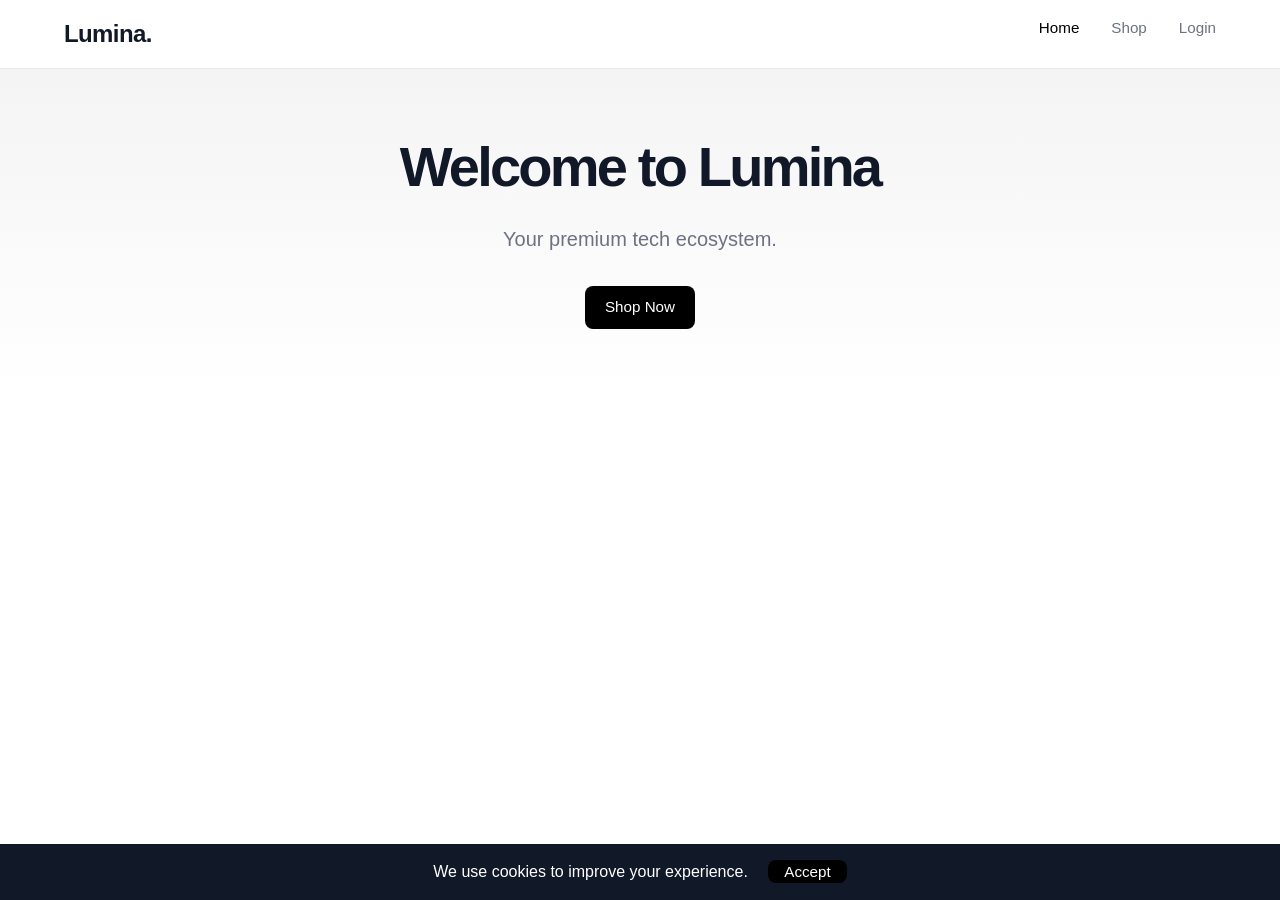
<file: src/resources/index.html>
<!DOCTYPE html>
<html lang="en">
<head>
    <meta charset="UTF-8">
    <meta name="viewport" content="width=device-width, initial-scale=1.0">
    <title>Lumina Store | Premium Tech & Gadgets</title>
    <link rel="stylesheet" href="css/style.css">
</head>
<body>
    <nav class="navbar">
        <div class="container" style="display:flex; justify-content:space-between; width:100%;">
            <div class="nav-brand"><a href="index.html">Lumina.</a></div>
            <ul class="nav-links">
                <li><a href="index.html" class="active" id="Home">Home</a></li>
                <li><a href="shop.html" id="shopPageTitle" >Shop</a></li>
                <li><a href="login.html" id="auth-link">Login</a></li>
            </ul>
        </div>
    </nav>
    <section class="hero text-center" style="padding: 4rem 1.5rem;">
        <h1>Welcome to Lumina</h1>
        <p>Your premium tech ecosystem.</p>
        <a href="shop.html" class="btn btn-primary" id="shopNowBtn">Shop Now</a>
    </section>
    <!-- Cookie Banner for Cookie Tests -->
    <div id="cookie-banner" style="position:fixed; bottom:0; width:100%; background:#111827; color:#fff; padding:1rem; text-align:center; display:none; z-index:9999;">
        We use cookies to improve your experience. 
        <button id="accept-cookies" class="btn btn-primary" style="margin-left:1rem; padding:0.2rem 1rem;">Accept</button>
    </div>
    <script src="js/app.js"></script>
    <script>
        document.addEventListener('DOMContentLoaded', () => {
            if(!document.cookie.includes('lumina_consent=true')){
                document.getElementById('cookie-banner').style.display = 'block';
            }
            document.getElementById('accept-cookies').addEventListener('click', () => {
                document.cookie = "lumina_consent=true; max-age=86400; path=/";
                document.getElementById('cookie-banner').style.display = 'none';
            });
        });
    </script>
</body>
</html>
</file>
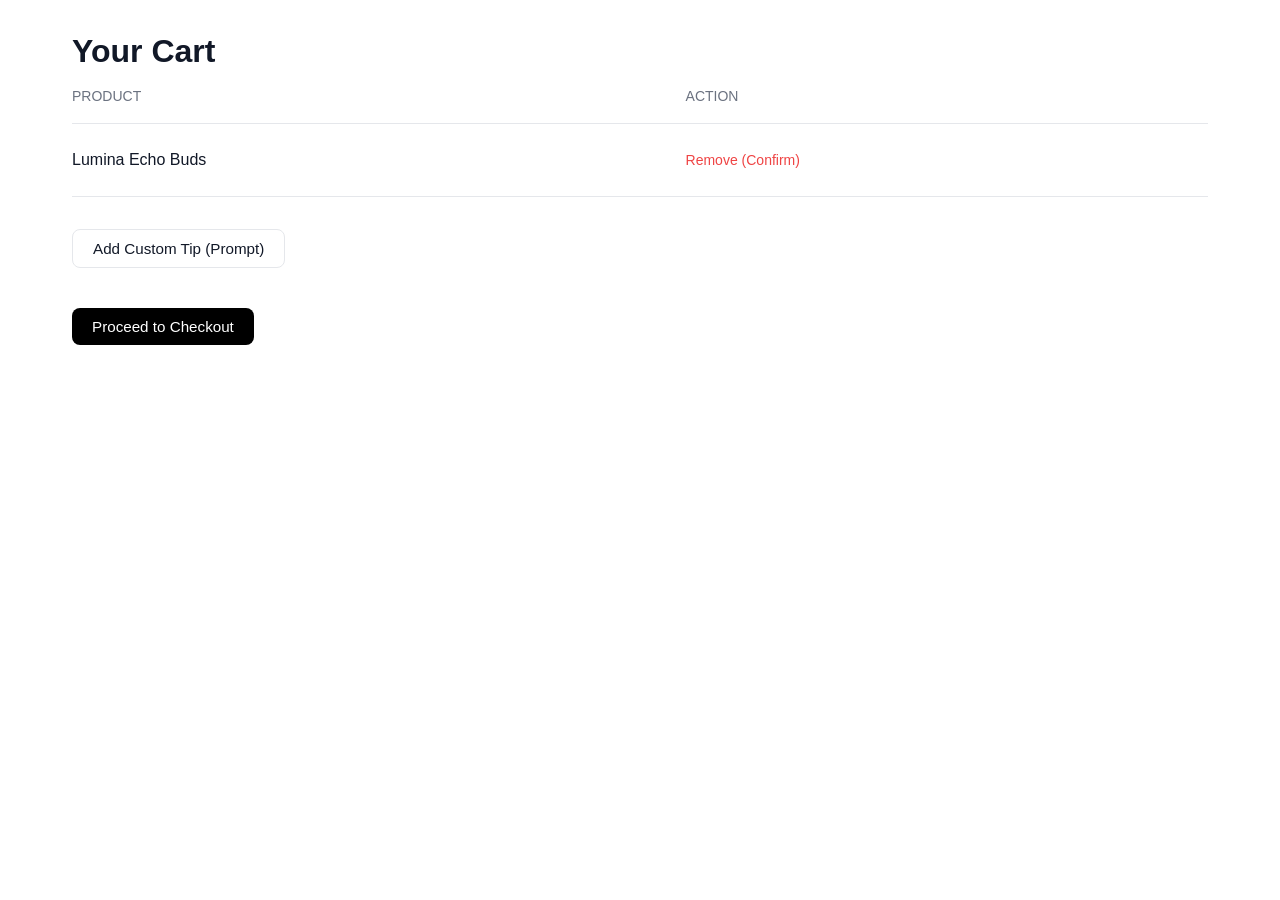
<file: src/resources/cart.html>
<!DOCTYPE html>
<html lang="en">
<head>
    <meta charset="UTF-8">
    <meta name="viewport" content="width=device-width, initial-scale=1.0">
    <title>Cart | Lumina Store</title>
    <link rel="stylesheet" href="css/style.css">
</head>
<body>
    <div class="container" style="padding: 2rem;">
        <h1>Your Cart</h1>
        <table class="cart-table" id="cart-table">
            <thead><tr><th>Product</th><th>Action</th></tr></thead>
            <tbody id="cart-tbody"></tbody>
        </table>
        
        <div style="margin-top: 2rem;">
            <!-- Actions: Alerts -->
            <button id="add-tip-btn" class="btn btn-outline">Add Custom Tip (Prompt)</button>
            <p id="tip-amount" style="margin-top:1rem; font-weight:bold;"></p>
            <br>
            <button id="checkout-btn" class="btn btn-primary" onclick="window.location.href='checkout.html'">Proceed to Checkout</button>
        </div>
    </div>

    <script>
        const cartItems = [{id:101, name: 'Lumina Echo Buds'}]; // Mock cart
        
        function renderBasicCart() {
            const tbody = document.getElementById('cart-tbody');
            tbody.innerHTML = '';
            cartItems.forEach(item => {
                const tr = document.createElement('tr');
                tr.innerHTML = `
                    <td>${item.name}</td>
                    <td><button class="remove-btn" onclick="removeWithConfirm(${item.id})">Remove (Confirm)</button></td>
                `;
                tbody.appendChild(tr);
            });
        }

        function removeWithConfirm(id) {
            if(confirm("Are you sure you want to remove this item?")) {
                alert("Item removed successfully!"); // Native alert
                document.getElementById('cart-tbody').innerHTML = '<tr><td colspan="2">Cart is empty</td></tr>';
            }
        }

        document.getElementById('add-tip-btn').addEventListener('click', () => {
            let tip = prompt("Enter tip amount:");
            if(tip !== null) {
                document.getElementById('tip-amount').textContent = "Tip Added: $" + tip;
            }
        });

        renderBasicCart();
    </script>
</body>
</html>
</file>
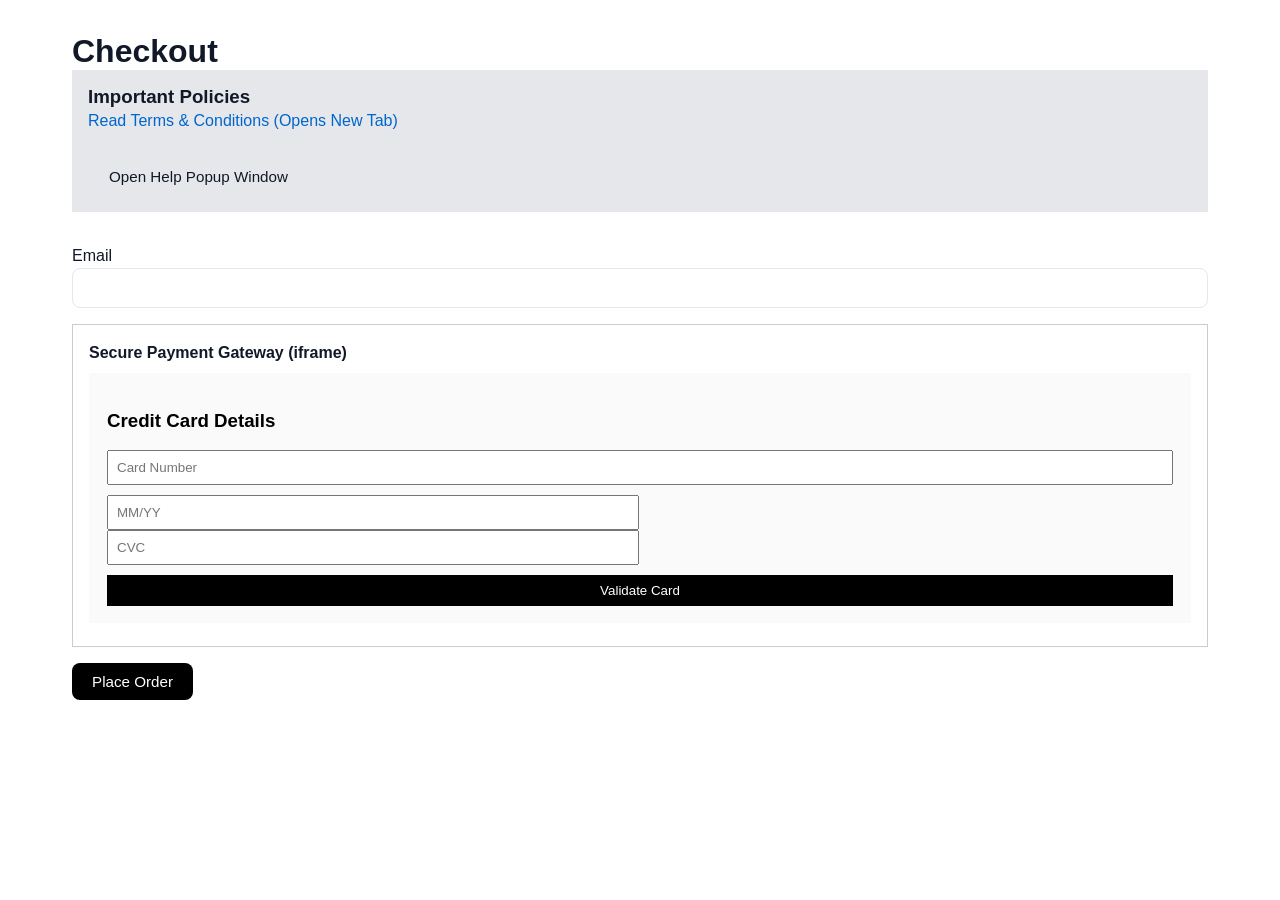
<file: src/resources/checkout.html>
<!DOCTYPE html>
<html lang="en">
<head>
    <meta charset="UTF-8">
    <meta name="viewport" content="width=device-width, initial-scale=1.0">
    <title>Checkout | Lumina Store</title>
    <link rel="stylesheet" href="css/style.css">
</head>
<body>
<div class="container" style="padding:2rem;">
    <h1>Checkout</h1>

    <div style="background:#e5e7eb; padding:1rem; margin-bottom:2rem;">
        <h3>Important Policies</h3>
        <a href="terms.html" id="terms-link" target="_blank" style="color:#0066cc;">
            Read Terms & Conditions (Opens New Tab)
        </a>
        <br><br>
        <button id="help-popup-btn" class="btn btn-outline" type="button"
                onclick="window.open('terms.html', 'Help', 'width=500,height=400')">
            Open Help Popup Window
        </button>
    </div>

    <form id="checkout-form">
        <div class="form-group">
            <label for="email">Email</label>
            <input type="email" id="email" class="form-input" required>
        </div>

        <div style="border: 1px solid #ccc; padding: 1rem; margin: 1rem 0;">
            <label style="font-weight:bold; display:block; margin-bottom:0.5rem;">
                Secure Payment Gateway (iframe)
            </label>
            <iframe src="payment.html" id="payment-iframe" width="100%" height="250" style="border:none;"></iframe>
        </div>

        <button type="submit" id="place-order-btn" class="btn btn-primary">Place Order</button>
    </form>

    <p id="order-confirmation" style="color:green; font-weight:bold; margin-top:20px;"></p>
</div>

<script>
    document.getElementById("checkout-form").addEventListener("submit", function (event) {
        event.preventDefault();

        const email = document.getElementById("email").value.trim();
        const iframe = document.getElementById("payment-iframe");
        const iframeDoc = iframe.contentWindow.document;

        const paymentStatus = iframeDoc.getElementById("payment-status").textContent.trim();
        const confirmation = document.getElementById("order-confirmation");

        if (email === "") {
            confirmation.style.color = "red";
            confirmation.textContent = "Please enter your email.";
            return;
        }

        if (paymentStatus === "Card Validated!") {
            window.location.href = "success.html";
        } else {
            confirmation.style.color = "red";
            confirmation.textContent = "Please validate card details before placing the order.";
        }
    });
</script>
</body>
</html>
</file>
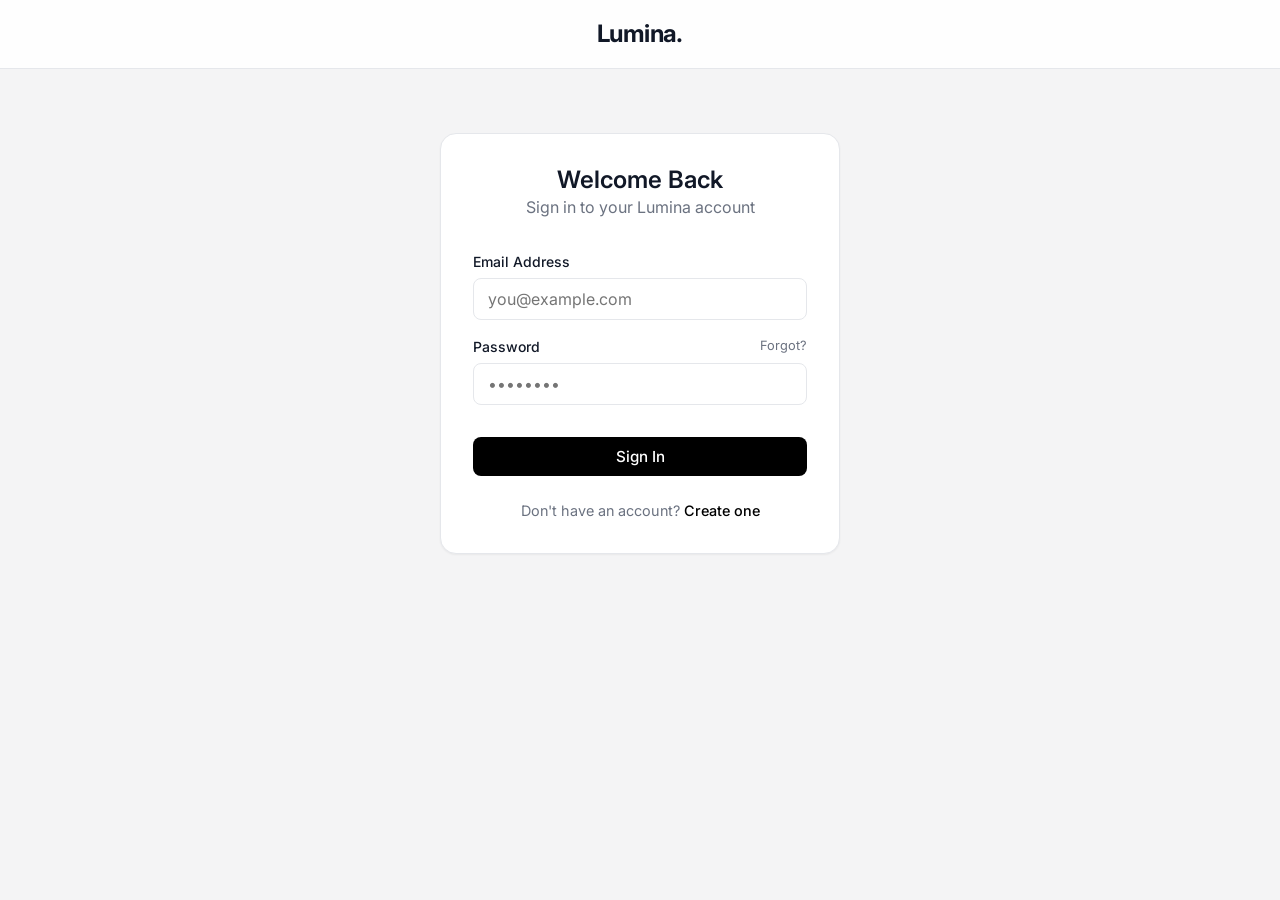
<file: src/resources/login.html>
<!DOCTYPE html>
<html lang="en">
<head>
    <meta charset="UTF-8">
    <meta name="viewport" content="width=device-width, initial-scale=1.0">
    <title>Login | Lumina Store</title>
    <link rel="stylesheet" href="css/style.css">
    <link href="https://fonts.googleapis.com/css2?family=Inter:wght@400;500;600;700&display=swap" rel="stylesheet">
</head>
<body style="background-color: var(--color-secondary);">
    <nav class="navbar">
        <div class="container" style="display:flex; justify-content:center; width:100%;">
            <div class="nav-brand"><a href="index.html">Lumina.</a></div>
        </div>
    </nav>

    <div class="auth-container">
        <div class="auth-header">
            <h2 id="login-title">Welcome Back</h2>
            <p class="text-muted">Sign in to your Lumina account</p>
        </div>

        <form id="login-form">
            <div class="form-group">
                <label class="form-label" for="email" >Email Address</label>
                <input type="email" id="email" class="form-input" placeholder="you@example.com" required>
            </div>
            
            <div class="form-group">
                <div style="display:flex;justify-content:space-between;">
                    <label class="form-label" for="password">Password</label>
                    <a href="#" style="font-size:0.8rem;color:var(--color-text-muted);">Forgot?</a>
                </div>
                <input type="password" id="password" class="form-input" placeholder="••••••••" required>
                <div id="login-error" class="form-error" style="display:none;"></div>
            </div>

            <button type="submit" class="btn btn-primary btn-block" id="login-btn" style="margin-top:1rem;">Sign In</button>
        </form>

        <div class="auth-footer">
            Don't have an account? <a href="#">Create one</a>
        </div>
    </div>

    <script src="js/app.js"></script>
    <script>
        if(localStorage.getItem('lumina_user')) {
            document.querySelector('.auth-container').innerHTML = `
                <div style="text-align:center;">
                    <h3>You are already logged in as ${localStorage.getItem('lumina_user')}.</h3>
                    <a href="index.html" class="btn btn-outline" style="margin-top:1rem;">Go Home</a>
                </div>
            `;
        }
    </script>
</body>
</html>
</file>
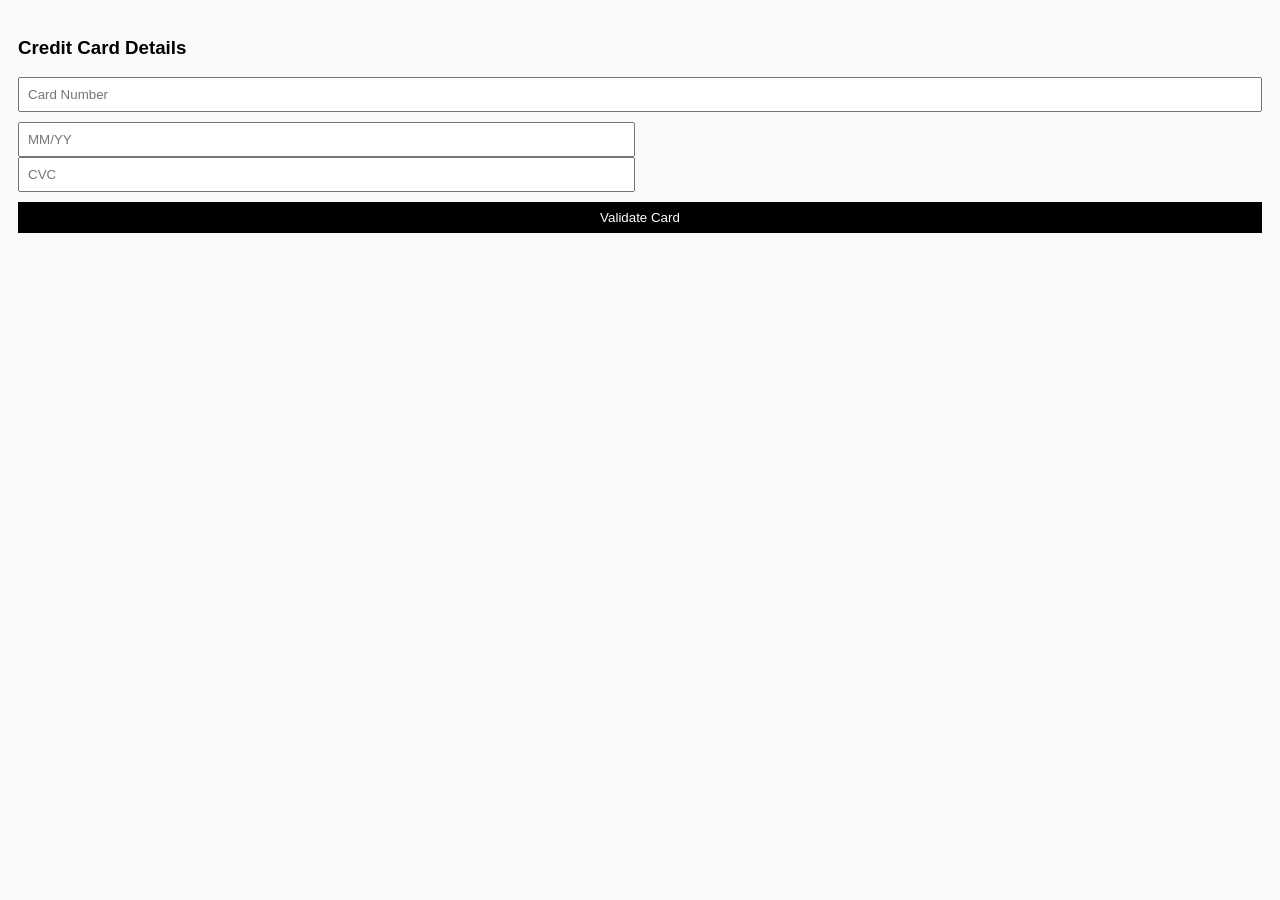
<file: src/resources/payment.html>
<!DOCTYPE html>
<html>
<body style="font-family: Arial; padding: 10px; background: #fafafa;">
<h3>Credit Card Details</h3>

<input type="text" id="cc-number" placeholder="Card Number"
       style="padding:8px; width:100%; box-sizing:border-box; margin-bottom:10px;">

<input type="text" id="cc-exp" placeholder="MM/YY"
       style="padding:8px; width:48%; margin-right:2%;">

<input type="text" id="cc-cvc" placeholder="CVC"
       style="padding:8px; width:48%;">

<button id="validate-btn"
        style="padding:8px; background:#000; color:#fff; width:100%; margin-top:10px; border:none;">
    Validate Card
</button>

<p id="payment-status" style="color:green; font-weight:bold;"></p>

<script>
    document.getElementById('validate-btn').addEventListener('click', function () {
        const cardNumber = document.getElementById('cc-number').value.trim();
        const expiry = document.getElementById('cc-exp').value.trim();
        const cvc = document.getElementById('cc-cvc').value.trim();
        const status = document.getElementById('payment-status');

        if (cardNumber !== "" && expiry !== "" && cvc !== "") {
            status.textContent = "Card Validated!";
        } else {
            status.textContent = "Please fill all card details";
            status.style.color = "red";
        }
    });
</script>
</body>
</html>
</file>
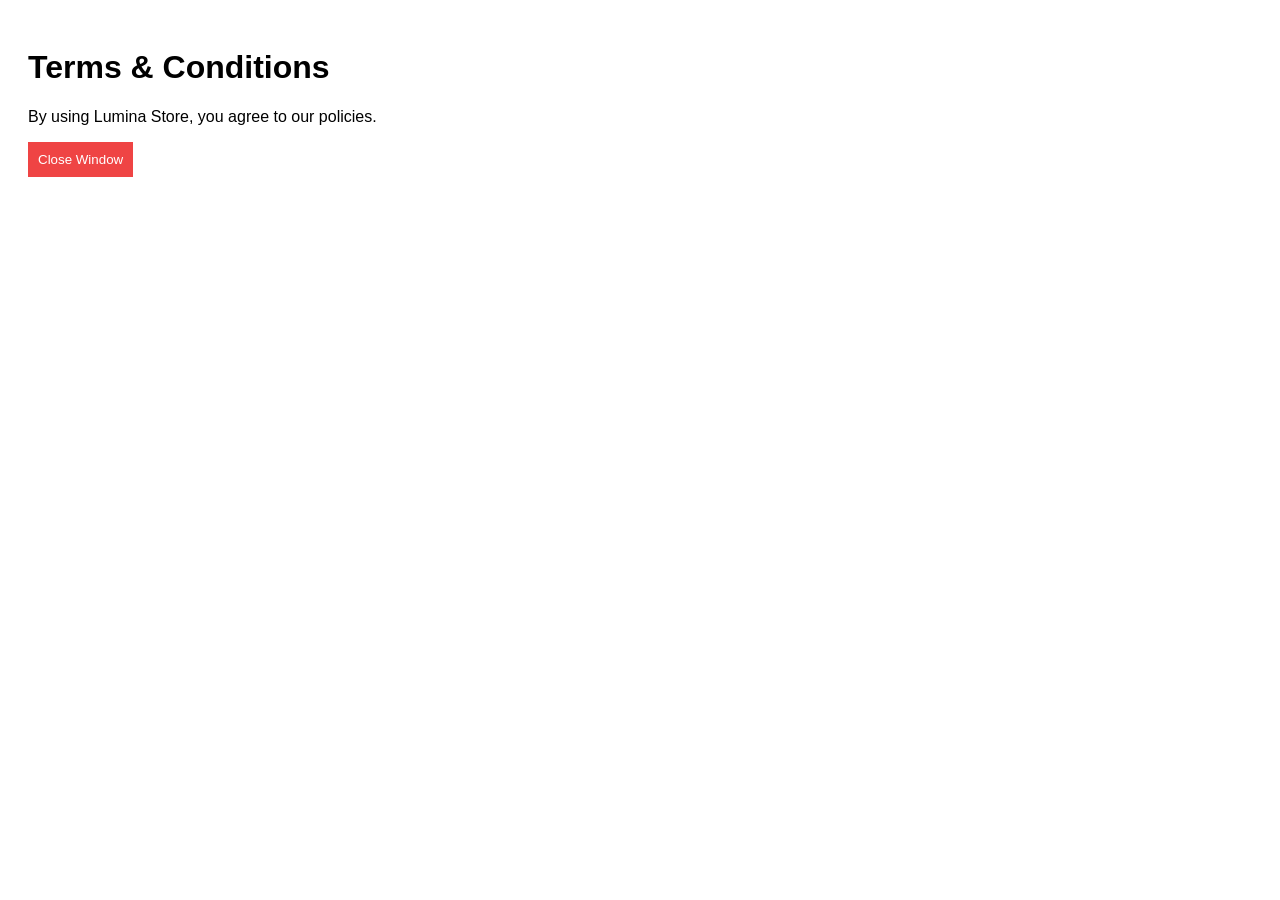
<file: src/resources/terms.html>
<!DOCTYPE html>
<html>
<body style="font-family: Arial; padding: 20px;">
    <h1 id="terms-title">Terms & Conditions</h1>
    <p>By using Lumina Store, you agree to our policies.</p>
    <button id="close-btn" onclick="window.close()" style="padding:10px; background:#ef4444; color:#fff; border:none; cursor:pointer;">Close Window</button>
</body>
</html>
</file>
<file: src/resources/css/style.css>
:root {
    --color-primary: #000000;
    --color-secondary: #f4f4f5;
    --color-accent: #0066cc;
    --color-background: #ffffff;
    --color-surface: #ffffff;
    --color-text-main: #111827;
    --color-text-muted: #6b7280;
    --color-border: #e5e7eb;
    --color-error: #ef4444;
    --color-success: #10b981;

    --font-sans: 'Inter', -apple-system, BlinkMacSystemFont, "Segoe UI", Roboto, Helvetica, Arial, sans-serif;
    
    --shadow-sm: 0 1px 2px 0 rgba(0, 0, 0, 0.05);
    --shadow-md: 0 4px 6px -1px rgba(0, 0, 0, 0.1), 0 2px 4px -1px rgba(0, 0, 0, 0.06);
    --shadow-lg: 0 10px 15px -3px rgba(0, 0, 0, 0.1), 0 4px 6px -2px rgba(0, 0, 0, 0.05);

    --radius-sm: 0.25rem;
    --radius-md: 0.5rem;
    --radius-lg: 1rem;
    --radius-full: 9999px;
    
    --transition: 0.2s cubic-bezier(0.4, 0, 0.2, 1);
}

* {
    box-sizing: border-box;
    margin: 0;
    padding: 0;
}

body {
    font-family: var(--font-sans);
    background-color: var(--color-background);
    color: var(--color-text-main);
    line-height: 1.5;
    -webkit-font-smoothing: antialiased;
}

a {
    color: inherit;
    text-decoration: none;
}

button {
    font-family: inherit;
    cursor: pointer;
    border: none;
    background: none;
}

input, select, textarea {
    font-family: inherit;
    font-size: 1rem;
}

/* Layout Utilities */
.container {
    max-width: 1200px;
    margin: 0 auto;
    padding: 0 1.5rem;
}

.grid {
    display: grid;
    gap: 1.5rem;
}

.grid-cols-2 { grid-template-columns: repeat(2, 1fr); }
.grid-cols-3 { grid-template-columns: repeat(3, 1fr); }
.grid-cols-4 { grid-template-columns: repeat(4, 1fr); }

@media (max-width: 1024px) {
    .grid-cols-4 { grid-template-columns: repeat(3, 1fr); }
}
@media (max-width: 768px) {
    .grid-cols-3, .grid-cols-4 { grid-template-columns: repeat(2, 1fr); }
    .grid-cols-2 { grid-template-columns: 1fr; }
}
@media (max-width: 480px) {
    .grid-cols-2, .grid-cols-3, .grid-cols-4 { grid-template-columns: 1fr; }
}

/* Typography */
h1, h2, h3, h4, h5, h6 {
    font-weight: 600;
    line-height: 1.2;
    color: var(--color-text-main);
}

.text-muted {
    color: var(--color-text-muted);
}

/* Navbar */
.navbar {
    display: flex;
    justify-content: space-between;
    align-items: center;
    padding: 1rem 0;
    border-bottom: 1px solid var(--color-border);
    background-color: rgba(255, 255, 255, 0.9);
    backdrop-filter: blur(8px);
    position: sticky;
    top: 0;
    z-index: 50;
}

.nav-brand {
    font-size: 1.5rem;
    font-weight: 700;
    letter-spacing: -0.025em;
}

.nav-links {
    display: flex;
    gap: 2rem;
    list-style: none;
}

.nav-links a {
    font-size: 0.95rem;
    font-weight: 500;
    color: var(--color-text-muted);
    transition: color var(--transition);
}

.nav-links a:hover, .nav-links a.active {
    color: var(--color-primary);
}

.nav-actions {
    display: flex;
    gap: 1rem;
    align-items: center;
}

.cart-icon {
    position: relative;
    font-size: 1.2rem;
}

.cart-badge {
    position: absolute;
    top: -8px;
    right: -8px;
    background-color: var(--color-accent);
    color: white;
    font-size: 0.7rem;
    font-weight: 700;
    height: 18px;
    min-width: 18px;
    border-radius: var(--radius-full);
    display: flex;
    align-items: center;
    justify-content: center;
    padding: 0 4px;
}

/* Buttons */
.btn {
    display: inline-flex;
    align-items: center;
    justify-content: center;
    padding: 0.625rem 1.25rem;
    font-size: 0.95rem;
    font-weight: 500;
    border-radius: var(--radius-md);
    transition: all var(--transition);
}

.btn-primary {
    background-color: var(--color-primary);
    color: white;
}

.btn-primary:hover {
    background-color: #374151;
}

.btn-outline {
    background-color: transparent;
    border: 1px solid var(--color-border);
    color: var(--color-text-main);
}

.btn-outline:hover {
    border-color: var(--color-text-main);
}

.btn-block {
    width: 100%;
}

.btn:disabled {
    opacity: 0.5;
    cursor: not-allowed;
}

/* Forms */
.form-group {
    margin-bottom: 1rem;
}

.form-label {
    display: block;
    font-size: 0.875rem;
    font-weight: 500;
    margin-bottom: 0.375rem;
    color: var(--color-text-main);
}

.form-input {
    width: 100%;
    padding: 0.625rem 0.875rem;
    border: 1px solid var(--color-border);
    border-radius: var(--radius-md);
    background-color: var(--color-surface);
    transition: border-color var(--transition), box-shadow var(--transition);
}

.form-input:focus {
    outline: none;
    border-color: var(--color-accent);
    box-shadow: 0 0 0 3px rgba(0, 102, 204, 0.1);
}

.form-error {
    color: var(--color-error);
    font-size: 0.8rem;
    margin-top: 0.25rem;
    display: none;
}

.form-input.is-invalid {
    border-color: var(--color-error);
}

.form-input.is-invalid + .form-error {
    display: block;
}

/* Cards / Products */
.product-card {
    background-color: var(--color-surface);
    border: 1px solid var(--color-border);
    border-radius: var(--radius-lg);
    overflow: hidden;
    transition: transform var(--transition), box-shadow var(--transition);
    display: flex;
    flex-direction: column;
}

.product-card:hover {
    transform: translateY(-4px);
    box-shadow: var(--shadow-lg);
}

.product-image-wrap {
    background-color: var(--color-secondary);
    height: 240px;
    display: flex;
    align-items: center;
    justify-content: center;
    overflow: hidden;
}

.product-image-wrap img {
    max-width: 80%;
    max-height: 80%;
    object-fit: contain;
    mix-blend-mode: multiply;
}

.product-info {
    padding: 1.25rem;
    display: flex;
    flex-direction: column;
    flex-grow: 1;
}

.product-category {
    font-size: 0.75rem;
    text-transform: uppercase;
    letter-spacing: 0.05em;
    color: var(--color-text-muted);
    margin-bottom: 0.25rem;
}

.product-title {
    font-size: 1.1rem;
    font-weight: 600;
    margin-bottom: 0.5rem;
}

.product-price {
    font-size: 1.25rem;
    font-weight: 700;
    margin-top: auto;
    margin-bottom: 1rem;
}

/* Shop Layout */
.shop-layout {
    display: grid;
    grid-template-columns: 240px 1fr;
    gap: 2rem;
    padding: 2rem 0;
}

@media (max-width: 768px) {
    .shop-layout {
        grid-template-columns: 1fr;
    }
}

.sidebar-title {
    font-size: 1rem;
    text-transform: uppercase;
    letter-spacing: 0.05em;
    color: var(--color-text-muted);
    margin-bottom: 1rem;
    padding-bottom: 0.5rem;
    border-bottom: 1px solid var(--color-border);
}

.filter-list {
    list-style: none;
    margin-bottom: 2rem;
}

.filter-list li {
    margin-bottom: 0.5rem;
}

.filter-label {
    display: flex;
    align-items: center;
    gap: 0.5rem;
    font-size: 0.95rem;
    cursor: pointer;
}

/* Toast */
.toast-container {
    position: fixed;
    bottom: 1.5rem;
    right: 1.5rem;
    z-index: 100;
    display: flex;
    flex-direction: column;
    gap: 0.75rem;
}

.toast {
    background-color: var(--color-text-main);
    color: white;
    padding: 0.875rem 1.25rem;
    border-radius: var(--radius-md);
    box-shadow: var(--shadow-lg);
    font-size: 0.9rem;
    display: flex;
    align-items: center;
    gap: 0.75rem;
    animation: slideIn 0.3s forwards;
    min-width: 280px;
}

.toast.success { border-left: 4px solid var(--color-success); }
.toast.error { border-left: 4px solid var(--color-error); }

@keyframes slideIn {
    from { transform: translateX(100%); opacity: 0; }
    to { transform: translateX(0); opacity: 1; }
}

@keyframes fadeOut {
    to { opacity: 0; }
}

/* Modal */
.modal-overlay {
    position: fixed;
    inset: 0;
    background-color: rgba(0, 0, 0, 0.4);
    backdrop-filter: blur(4px);
    display: flex;
    align-items: center;
    justify-content: center;
    z-index: 100;
    opacity: 0;
    visibility: hidden;
    transition: all var(--transition);
}

.modal-overlay.active {
    opacity: 1;
    visibility: visible;
}

.modal-content {
    background: var(--color-surface);
    width: 90%;
    max-width: 480px;
    border-radius: var(--radius-lg);
    box-shadow: var(--shadow-lg);
    padding: 2rem;
    transform: scale(0.95);
    transition: transform var(--transition);
}

.modal-overlay.active .modal-content {
    transform: scale(1);
}

.modal-header {
    display: flex;
    justify-content: space-between;
    align-items: center;
    margin-bottom: 1.5rem;
}

.modal-close {
    font-size: 1.5rem;
    color: var(--color-text-muted);
    line-height: 1;
}

.modal-close:hover {
    color: var(--color-text-main);
}

/* Authentication Layout */
.auth-container {
    max-width: 400px;
    margin: 4rem auto;
    padding: 2rem;
    background: var(--color-surface);
    border: 1px solid var(--color-border);
    border-radius: var(--radius-lg);
    box-shadow: var(--shadow-sm);
}

.auth-header {
    text-align: center;
    margin-bottom: 2rem;
}

.auth-footer {
    margin-top: 1.5rem;
    text-align: center;
    font-size: 0.9rem;
    color: var(--color-text-muted);
}

.auth-footer a {
    color: var(--color-primary);
    font-weight: 500;
}

.auth-footer a:hover {
    text-decoration: underline;
}

/* Checkout */
.checkout-layout {
    display: grid;
    grid-template-columns: 1.5fr 1fr;
    gap: 3rem;
    padding: 3rem 0;
}

@media (max-width: 768px) {
    .checkout-layout {
        grid-template-columns: 1fr;
    }
}

.checkout-section {
    margin-bottom: 2rem;
}

.checkout-section-title {
    font-size: 1.25rem;
    margin-bottom: 1.5rem;
    padding-bottom: 0.5rem;
    border-bottom: 1px solid var(--color-border);
}

.summary-card {
    background: var(--color-secondary);
    padding: 1.5rem;
    border-radius: var(--radius-lg);
}

.summary-item {
    display: flex;
    justify-content: space-between;
    margin-bottom: 1rem;
    font-size: 0.95rem;
}

.summary-total {
    display: flex;
    justify-content: space-between;
    margin-top: 1rem;
    padding-top: 1rem;
    border-top: 1px solid var(--color-border);
    font-size: 1.25rem;
    font-weight: 700;
}

/* Cart Table */
.cart-table {
    width: 100%;
    border-collapse: collapse;
    margin-bottom: 2rem;
}

.cart-table th {
    text-align: left;
    padding: 1rem 0;
    border-bottom: 1px solid var(--color-border);
    color: var(--color-text-muted);
    font-weight: 500;
    font-size: 0.875rem;
    text-transform: uppercase;
}

.cart-table td {
    padding: 1.5rem 0;
    border-bottom: 1px solid var(--color-border);
    vertical-align: middle;
}

.cart-product {
    display: flex;
    align-items: center;
    gap: 1rem;
}

.cart-img {
    width: 80px;
    height: 80px;
    background: var(--color-secondary);
    border-radius: var(--radius-md);
    display: flex;
    align-items: center;
    justify-content: center;
}

.cart-img img {
    max-width: 80%;
    max-height: 80%;
    mix-blend-mode: multiply;
}

.qty-controls {
    display: flex;
    align-items: center;
    gap: 0.75rem;
}

.qty-btn {
    width: 28px;
    height: 28px;
    border-radius: var(--radius-full);
    background: var(--color-secondary);
    display: flex;
    align-items: center;
    justify-content: center;
    transition: background var(--transition);
}

.qty-btn:hover {
    background: var(--color-border);
}

.remove-btn {
    color: var(--color-error);
    font-size: 0.875rem;
}

.remove-btn:hover {
    text-decoration: underline;
}

/* Hero Section */
.hero {
    padding: 5rem 0;
    text-align: center;
    background: linear-gradient(180deg, var(--color-secondary) 0%, var(--color-background) 100%);
}

.hero h1 {
    font-size: 3.5rem;
    letter-spacing: -0.05em;
    margin-bottom: 1.5rem;
}

.hero p {
    font-size: 1.25rem;
    color: var(--color-text-muted);
    max-width: 600px;
    margin: 0 auto 2rem;
}

/* Badges */
.badge {
    display: inline-block;
    padding: 0.125rem 0.5rem;
    font-size: 0.75rem;
    font-weight: 600;
    border-radius: var(--radius-full);
    text-transform: uppercase;
    letter-spacing: 0.05em;
}

.badge-new { background-color: #dbeafe; color: #1d4ed8; }
.badge-sale { background-color: #fee2e2; color: #b91c1c; }

/* Empty states */
.empty-state {
    text-align: center;
    padding: 4rem 1rem;
    color: var(--color-text-muted);
}
.empty-state svg {
    margin-bottom: 1rem;
    color: var(--color-border);
}
</file>
